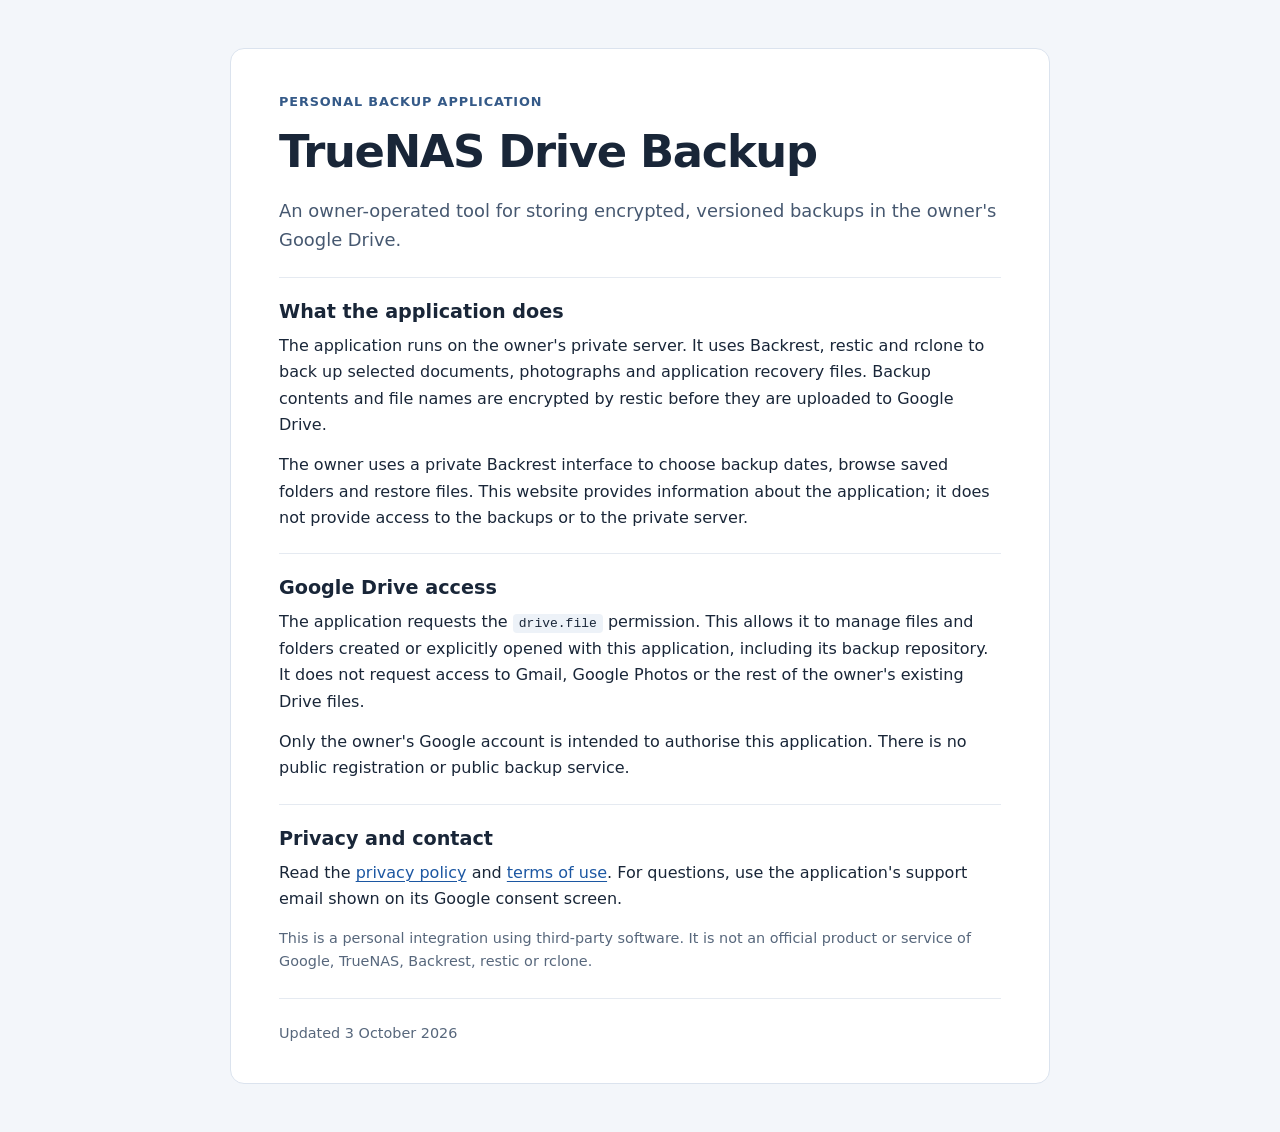
<file: index.html>
<!doctype html>
<html lang="en">
<head>
  <meta charset="utf-8">
  <meta name="viewport" content="width=device-width, initial-scale=1">
  <title>TrueNAS Drive Backup</title>
  <link rel="stylesheet" href="style.css">
</head>
<body>
  <main>
    <p class="eyebrow">Personal backup application</p>
    <h1>TrueNAS Drive Backup</h1>
    <p class="intro">An owner-operated tool for storing encrypted, versioned backups in the owner's Google Drive.</p>
    <section>
      <h2>What the application does</h2>
      <p>The application runs on the owner's private server. It uses Backrest, restic and rclone to back up selected documents, photographs and application recovery files. Backup contents and file names are encrypted by restic before they are uploaded to Google Drive.</p>
      <p>The owner uses a private Backrest interface to choose backup dates, browse saved folders and restore files. This website provides information about the application; it does not provide access to the backups or to the private server.</p>
    </section>
    <section>
      <h2>Google Drive access</h2>
      <p>The application requests the <code>drive.file</code> permission. This allows it to manage files and folders created or explicitly opened with this application, including its backup repository. It does not request access to Gmail, Google Photos or the rest of the owner's existing Drive files.</p>
      <p>Only the owner's Google account is intended to authorise this application. There is no public registration or public backup service.</p>
    </section>
    <section>
      <h2>Privacy and contact</h2>
      <p>Read the <a href="privacy.html">privacy policy</a> and <a href="terms.html">terms of use</a>. For questions, use the application's support email shown on its Google consent screen.</p>
      <p class="muted">This is a personal integration using third-party software. It is not an official product or service of Google, TrueNAS, Backrest, restic or rclone.</p>
    </section>
    <footer>Updated 3 October 2026</footer>
  </main>
</body>
</html>
</file>
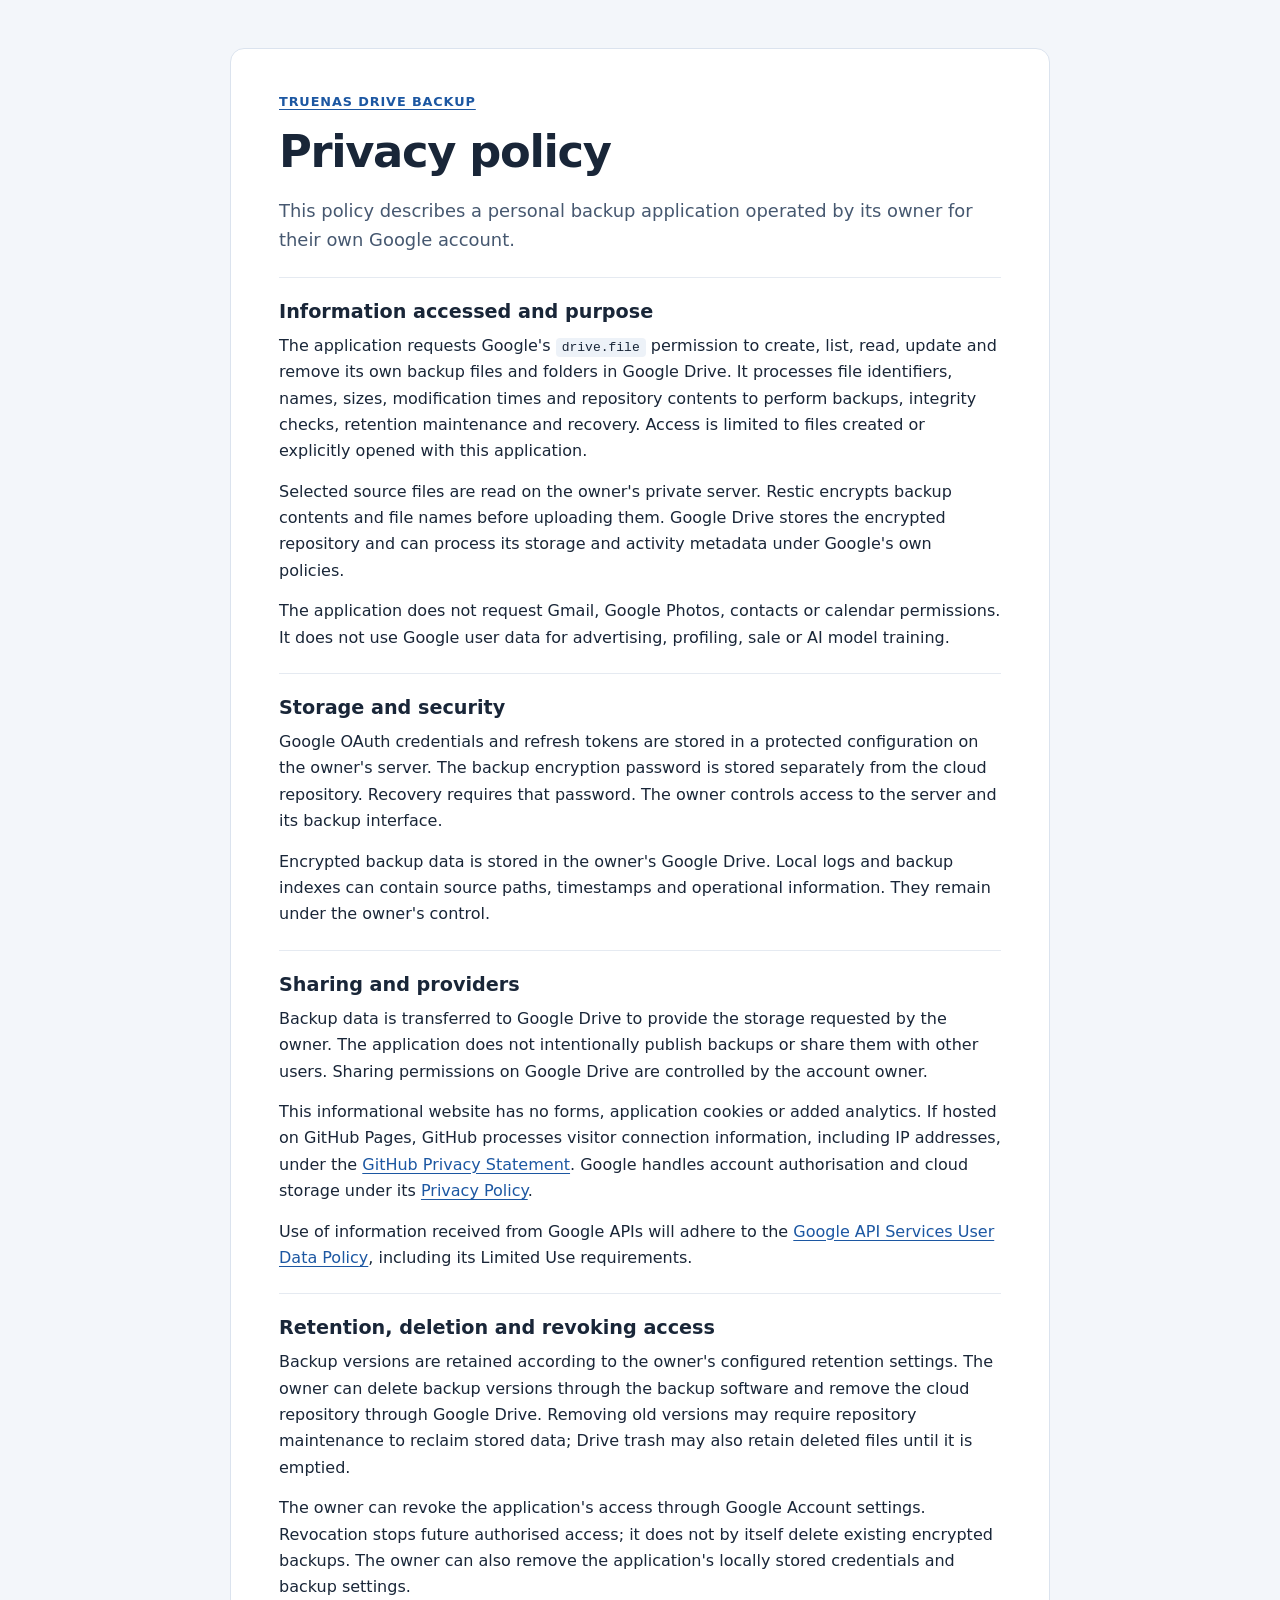
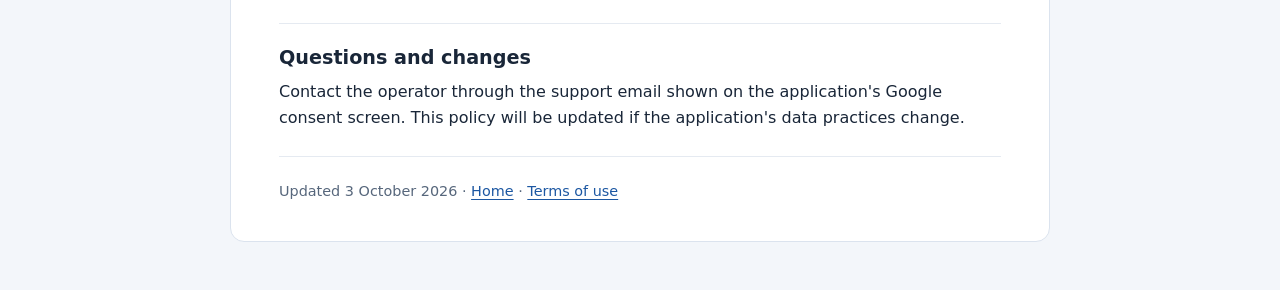
<file: privacy.html>
<!doctype html>
<html lang="en">
<head>
  <meta charset="utf-8">
  <meta name="viewport" content="width=device-width, initial-scale=1">
  <title>Privacy policy — TrueNAS Drive Backup</title>
  <link rel="stylesheet" href="style.css">
</head>
<body>
  <main>
    <p class="eyebrow"><a href="index.html">TrueNAS Drive Backup</a></p>
    <h1>Privacy policy</h1>
    <p class="intro">This policy describes a personal backup application operated by its owner for their own Google account.</p>
    <section>
      <h2>Information accessed and purpose</h2>
      <p>The application requests Google's <code>drive.file</code> permission to create, list, read, update and remove its own backup files and folders in Google Drive. It processes file identifiers, names, sizes, modification times and repository contents to perform backups, integrity checks, retention maintenance and recovery. Access is limited to files created or explicitly opened with this application.</p>
      <p>Selected source files are read on the owner's private server. Restic encrypts backup contents and file names before uploading them. Google Drive stores the encrypted repository and can process its storage and activity metadata under Google's own policies.</p>
      <p>The application does not request Gmail, Google Photos, contacts or calendar permissions. It does not use Google user data for advertising, profiling, sale or AI model training.</p>
    </section>
    <section>
      <h2>Storage and security</h2>
      <p>Google OAuth credentials and refresh tokens are stored in a protected configuration on the owner's server. The backup encryption password is stored separately from the cloud repository. Recovery requires that password. The owner controls access to the server and its backup interface.</p>
      <p>Encrypted backup data is stored in the owner's Google Drive. Local logs and backup indexes can contain source paths, timestamps and operational information. They remain under the owner's control.</p>
    </section>
    <section>
      <h2>Sharing and providers</h2>
      <p>Backup data is transferred to Google Drive to provide the storage requested by the owner. The application does not intentionally publish backups or share them with other users. Sharing permissions on Google Drive are controlled by the account owner.</p>
      <p>This informational website has no forms, application cookies or added analytics. If hosted on GitHub Pages, GitHub processes visitor connection information, including IP addresses, under the <a href="https://docs.github.com/en/site-policy/privacy-policies/github-general-privacy-statement">GitHub Privacy Statement</a>. Google handles account authorisation and cloud storage under its <a href="https://policies.google.com/privacy">Privacy Policy</a>.</p>
      <p>Use of information received from Google APIs will adhere to the <a href="https://developers.google.com/terms/api-services-user-data-policy">Google API Services User Data Policy</a>, including its Limited Use requirements.</p>
    </section>
    <section>
      <h2>Retention, deletion and revoking access</h2>
      <p>Backup versions are retained according to the owner's configured retention settings. The owner can delete backup versions through the backup software and remove the cloud repository through Google Drive. Removing old versions may require repository maintenance to reclaim stored data; Drive trash may also retain deleted files until it is emptied.</p>
      <p>The owner can revoke the application's access through Google Account settings. Revocation stops future authorised access; it does not by itself delete existing encrypted backups. The owner can also remove the application's locally stored credentials and backup settings.</p>
    </section>
    <section>
      <h2>Questions and changes</h2>
      <p>Contact the operator through the support email shown on the application's Google consent screen. This policy will be updated if the application's data practices change.</p>
    </section>
    <footer>Updated 3 October 2026 · <a href="index.html">Home</a> · <a href="terms.html">Terms of use</a></footer>
  </main>
</body>
</html>
</file>
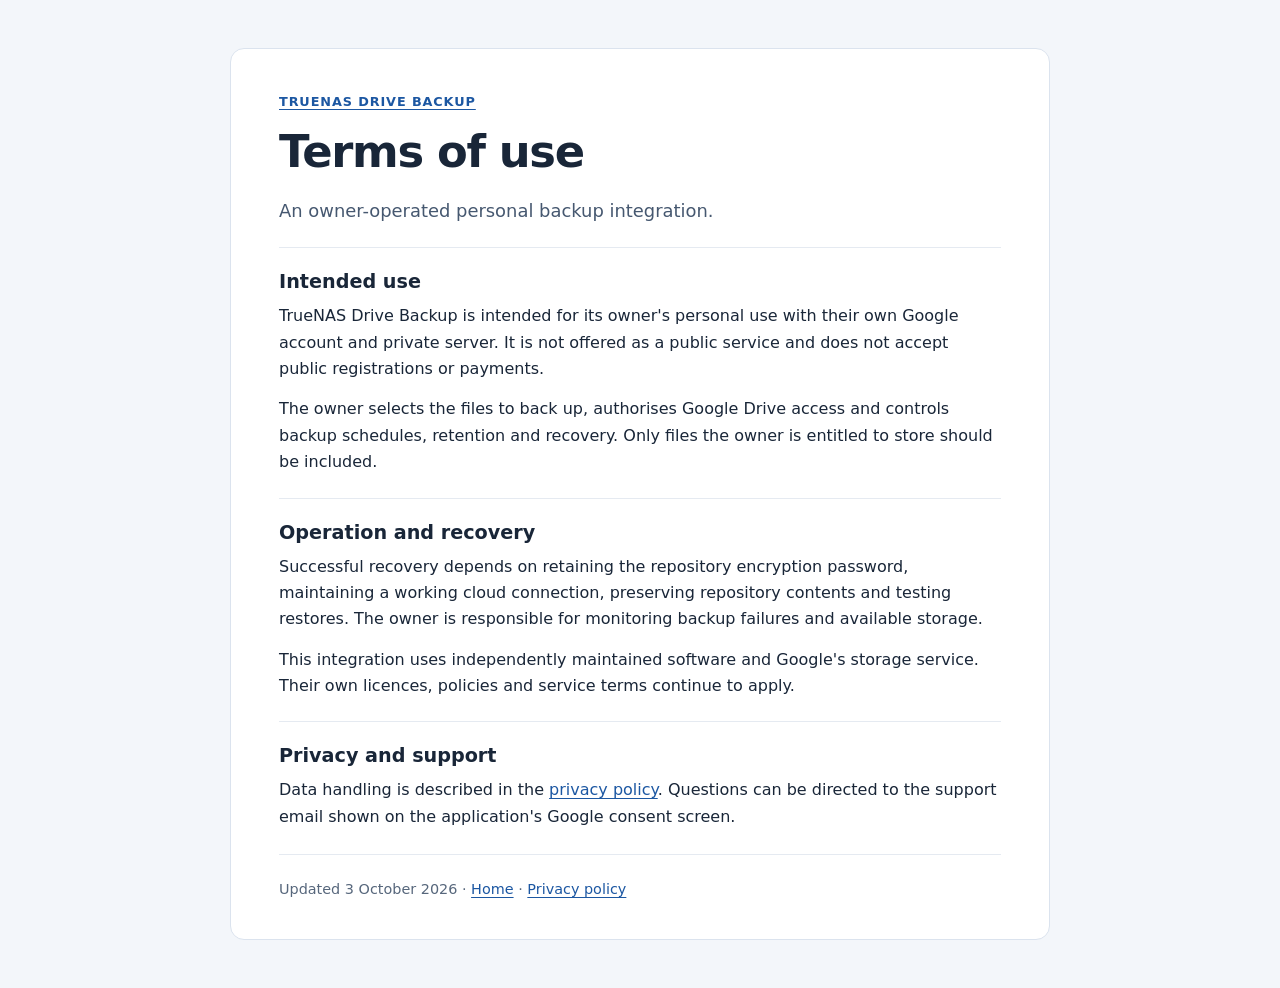
<file: terms.html>
<!doctype html>
<html lang="en">
<head>
  <meta charset="utf-8">
  <meta name="viewport" content="width=device-width, initial-scale=1">
  <title>Terms of use — TrueNAS Drive Backup</title>
  <link rel="stylesheet" href="style.css">
</head>
<body>
  <main>
    <p class="eyebrow"><a href="index.html">TrueNAS Drive Backup</a></p>
    <h1>Terms of use</h1>
    <p class="intro">An owner-operated personal backup integration.</p>
    <section>
      <h2>Intended use</h2>
      <p>TrueNAS Drive Backup is intended for its owner's personal use with their own Google account and private server. It is not offered as a public service and does not accept public registrations or payments.</p>
      <p>The owner selects the files to back up, authorises Google Drive access and controls backup schedules, retention and recovery. Only files the owner is entitled to store should be included.</p>
    </section>
    <section>
      <h2>Operation and recovery</h2>
      <p>Successful recovery depends on retaining the repository encryption password, maintaining a working cloud connection, preserving repository contents and testing restores. The owner is responsible for monitoring backup failures and available storage.</p>
      <p>This integration uses independently maintained software and Google's storage service. Their own licences, policies and service terms continue to apply.</p>
    </section>
    <section>
      <h2>Privacy and support</h2>
      <p>Data handling is described in the <a href="privacy.html">privacy policy</a>. Questions can be directed to the support email shown on the application's Google consent screen.</p>
    </section>
    <footer>Updated 3 October 2026 · <a href="index.html">Home</a> · <a href="privacy.html">Privacy policy</a></footer>
  </main>
</body>
</html>
</file>
<file: style.css>
:root { color-scheme: light; font-family: system-ui, -apple-system, "Segoe UI", sans-serif; color: #192638; background: #f3f6fa; }
* { box-sizing: border-box; }
body { margin: 0; }
main { max-width: 820px; margin: 48px auto; padding: 42px 48px; background: #fff; border: 1px solid #dbe3ee; border-radius: 14px; }
h1 { font-size: clamp(2rem, 5vw, 2.8rem); line-height: 1.15; letter-spacing: -.03em; margin: 8px 0 18px; }
h2 { font-size: 1.2rem; margin: 0 0 10px; }
p { line-height: 1.65; margin: 0 0 14px; }
.eyebrow { color: #355a88; font-size: .8rem; letter-spacing: .07em; text-transform: uppercase; font-weight: 650; }
.intro { color: #465870; font-size: 1.12rem; }
section { padding-top: 22px; margin-top: 22px; border-top: 1px solid #e5eaf1; }
a { color: #1c57a2; text-underline-offset: 3px; }
code { background: #edf2f8; padding: 2px 6px; border-radius: 4px; }
.muted, footer { color: #57677c; font-size: .9rem; }
footer { padding-top: 26px; margin-top: 24px; border-top: 1px solid #e5eaf1; }
@media (max-width: 860px) { main { margin: 18px; padding: 28px 24px; } }
</file>
